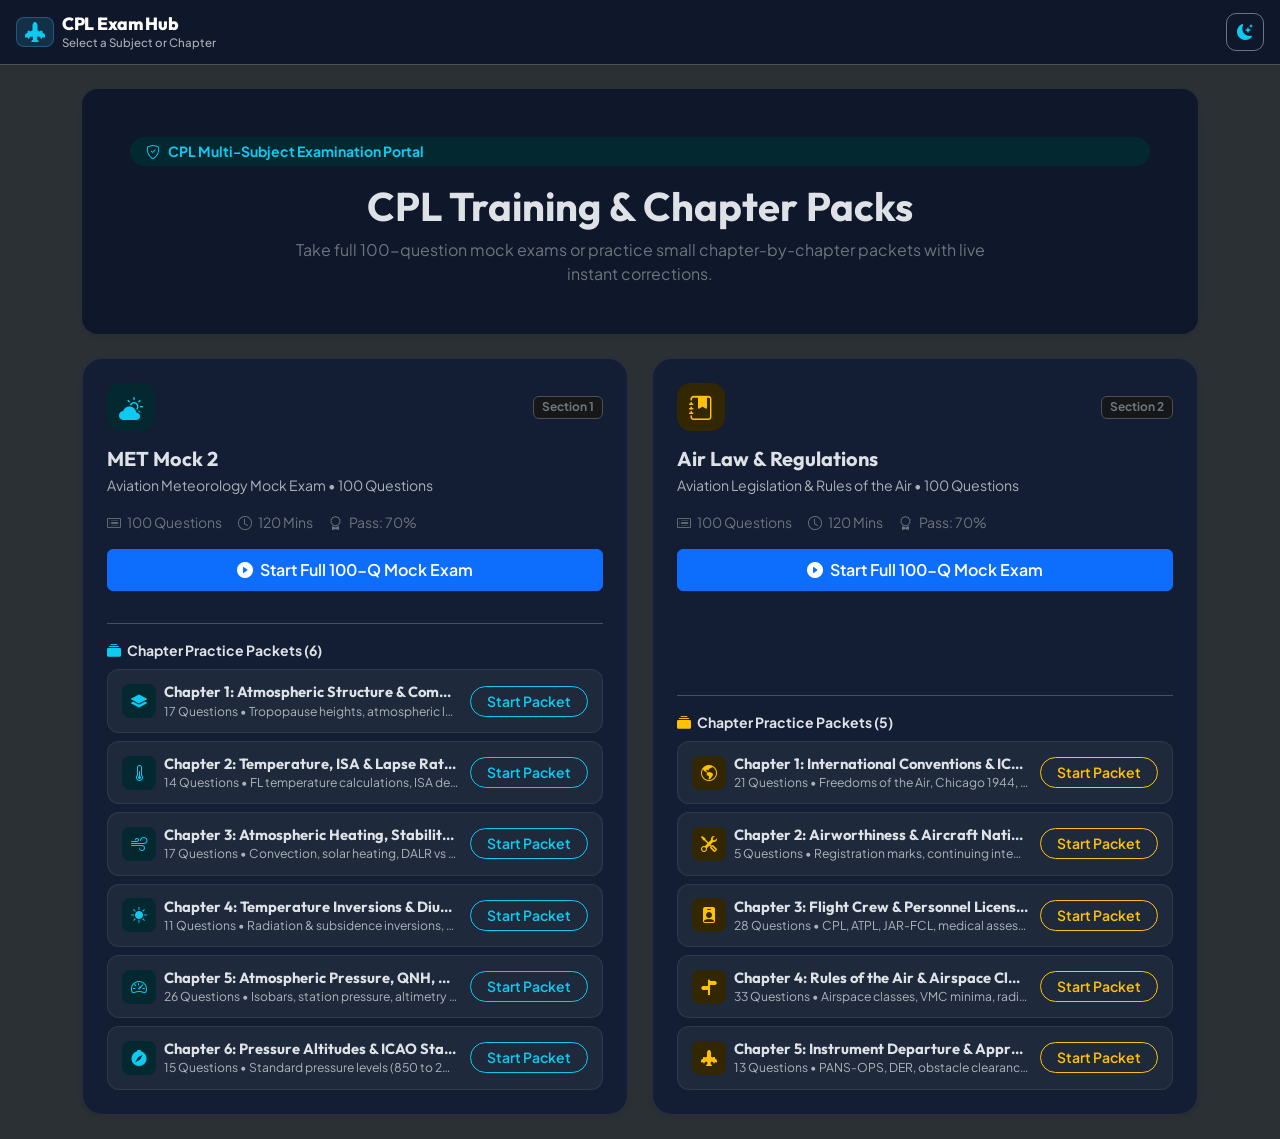
<file: index.html>
<!DOCTYPE html>
<html lang="en" data-bs-theme="dark">
<head>
  <meta charset="UTF-8" />
  <meta name="viewport" content="width=device-width, initial-scale=1.0, maximum-scale=1.0, user-scalable=no" />
  <title>CPL Exam Prep Portal — Multi-Subject Mock Tests</title>
  <meta name="description" content="Aviation CPL multi-subject mock examination portal with chapter packets, live correction, and in-depth explanations." />
  
  <!-- Fonts -->
  <link rel="preconnect" href="https://fonts.googleapis.com" />
  <link rel="preconnect" href="https://fonts.gstatic.com" crossorigin />
  <link href="https://fonts.googleapis.com/css2?family=Outfit:wght@500;600;700;800&family=Plus+Jakarta+Sans:wght@400;500;600;700&family=JetBrains+Mono:wght@500;700&display=swap" rel="stylesheet" />
  
  <!-- Bootstrap 5.3 & Bootstrap Icons -->
  <link href="https://cdn.jsdelivr.net/npm/bootstrap@5.3.3/dist/css/bootstrap.min.css" rel="stylesheet" />
  <link rel="stylesheet" href="https://cdn.jsdelivr.net/npm/bootstrap-icons@1.11.3/font/bootstrap-icons.min.css" />
  
  <!-- Custom Styles -->
  <link rel="stylesheet" href="style.css" />
</head>
<body class="bg-body-tertiary">

  <!-- TOP NAVBAR -->
  <nav class="navbar navbar-expand bg-surface border-bottom sticky-top py-2 px-3 shadow-sm">
    <div class="container-fluid px-0 justify-content-between">
      
      <!-- Brand & Hub Navigation -->
      <div class="d-flex align-items-center gap-2">
        <button class="btn btn-outline-secondary btn-sm rounded-pill d-none" id="navBackToHubBtn" title="Back to Subject Hub">
          <i class="bi bi-arrow-left"></i> <span class="d-none d-sm-inline">Hub</span>
        </button>

        <a class="navbar-brand d-flex align-items-center gap-2 m-0 text-decoration-none" href="#" id="navBrandLink">
          <span class="brand-badge"><i class="bi bi-airplane-engines-fill text-info"></i></span>
          <div>
            <div class="brand-title" id="navHeaderTitle">CPL Exam Hub</div>
            <div class="brand-subtitle d-none d-sm-block" id="navHeaderSubtitle">Select a Subject or Chapter</div>
          </div>
        </a>
      </div>

      <!-- Center / Right: Live Score, Timer & Tools -->
      <div class="d-flex align-items-center gap-2">
        
        <!-- Live Score Pill (Quiz active only) -->
        <div class="live-score-pill d-none align-items-center gap-2 px-2 py-1 rounded-pill" id="liveScoreBadge" title="Live Correct / Incorrect Score">
          <span class="text-success fw-bold small"><i class="bi bi-check-circle-fill"></i> <span id="liveCorrectCount">0</span></span>
          <span class="text-secondary opacity-50">|</span>
          <span class="text-danger fw-bold small"><i class="bi bi-x-circle-fill"></i> <span id="liveWrongCount">0</span></span>
        </div>

        <!-- Timer Badge (Quiz active only) -->
        <div class="timer-pill d-none align-items-center gap-1 px-3 py-1 rounded-pill" id="timerBadge">
          <i class="bi bi-stopwatch text-info"></i>
          <span class="font-mono fw-bold" id="timerDisplay">02:00:00</span>
        </div>

        <!-- Theme Toggle -->
        <button class="btn btn-outline-secondary btn-icon" id="themeToggleBtn" type="button" title="Toggle theme">
          <i class="bi bi-moon-stars-fill" id="themeIcon"></i>
        </button>

        <!-- Settings Toggle (Quiz active only) -->
        <button class="btn btn-outline-secondary btn-icon d-none" id="settingsToggleBtn" type="button" title="Exam Settings">
          <i class="bi bi-gear-fill"></i>
        </button>

        <!-- Question Grid Offcanvas Toggle (Mobile only) -->
        <button class="btn btn-outline-info d-none d-flex align-items-center gap-1 px-2 py-1" id="mobileGridBtn" type="button" data-bs-toggle="offcanvas" data-bs-target="#paletteOffcanvas">
          <i class="bi bi-grid-3x3-gap-fill"></i>
          <span class="small fw-semibold"><span id="mobileAnsweredCount">0</span>/<span id="mobileTotalCount">100</span></span>
        </button>

        <!-- Desktop Submit Button (Quiz active only) -->
        <button class="btn btn-primary d-none align-items-center gap-1 fw-semibold" id="topSubmitBtn" type="button">
          <i class="bi bi-check2-circle"></i>
          <span>Finish Test</span>
        </button>

      </div>
    </div>
  </nav>

  <!-- PROGRESS BAR (Quiz active only) -->
  <div class="progress rounded-0 d-none" id="navProgressBarWrap" style="height: 4px;">
    <div class="progress-bar bg-info progress-bar-striped progress-bar-animated" id="progressBar" role="progressbar" style="width: 0%;"></div>
  </div>

  <!-- MAIN CONTAINER -->
  <div class="container-xl py-3 py-md-4">
    
    <!-- ══════════════════════════════════════════════════════════
         VIEW 1: SUBJECT HUB / HOME (Scalable Sections & Chapters)
         ══════════════════════════════════════════════════════════ -->
    <div class="hub-layout" id="hubView">
      
      <!-- Hub Hero Header -->
      <div class="card border-0 shadow-sm rounded-4 p-4 p-md-5 mb-4 text-center bg-surface">
        <div class="d-inline-flex align-items-center gap-2 px-3 py-1 rounded-pill bg-info-subtle text-info fw-bold small mb-3">
          <i class="bi bi-shield-check"></i> CPL Multi-Subject Examination Portal
        </div>
        <h1 class="display-6 fw-bold font-display mb-2">CPL Training & Chapter Packs</h1>
        <p class="text-secondary max-w-700 mx-auto mb-0">
          Take full 100-question mock exams or practice small chapter-by-chapter packets with live instant corrections.
        </p>
      </div>

      <!-- Scalable Subject Sections Grid -->
      <div class="row g-4" id="subjectCardsGrid">
        <!-- Rendered dynamically from EXAM_REGISTRY in questions.js -->
      </div>

    </div>

    <!-- ══════════════════════════════════════════════════════════
         VIEW 2: ACTIVE QUIZ / CHAPTER PACKET
         ══════════════════════════════════════════════════════════ -->
    <div class="row g-4 d-none" id="quizView">
      
      <!-- MAIN QUESTION COLUMN -->
      <div class="col-12 col-lg-8 col-xl-8">
        <div class="card border-0 shadow-sm rounded-4 question-card p-3 p-md-4">
          
          <!-- Card Header Info -->
          <div class="d-flex align-items-center justify-content-between flex-wrap gap-2 pb-3 mb-2 border-bottom">
            <div class="d-flex align-items-baseline gap-2">
              <span class="fs-4 fw-bold text-info" id="currentQNum">Question 1</span>
              <span class="text-secondary small fw-medium" id="totalQuestionsLabel">of 100</span>
            </div>

            <div class="d-flex align-items-center gap-2">
              <span class="badge rounded-pill bg-secondary-subtle text-secondary border px-2 py-1 small" id="qStatusPill">Unanswered</span>
              <button class="btn btn-sm btn-outline-warning rounded-pill px-3 py-1 d-flex align-items-center gap-1" id="markBtn" type="button">
                <i class="bi bi-star-fill text-warning"></i>
                <span id="markBtnText">Mark for Review</span>
              </button>
            </div>
          </div>

          <!-- Chapter Tag Pill -->
          <div class="mb-3 d-none" id="questionChapterPillWrap">
            <span class="q-chapter-pill" id="questionChapterPill">
              <i class="bi bi-bookmark-fill text-info"></i>
              <span id="questionChapterText">Chapter Topic</span>
            </span>
          </div>

          <!-- Question Text -->
          <div class="question-text-wrap mb-3">
            <h2 class="h5 fw-semibold lh-base mb-0" id="questionText">Loading question...</h2>
          </div>

          <!-- Options Container -->
          <div class="d-flex flex-column gap-2 mb-3" id="optionsContainer">
            <!-- Options populated dynamically -->
          </div>

          <!-- Navigation & Action Buttons (Directly below the options) -->
          <div class="pt-3 pb-2 border-top">
            <div class="row g-2">
              
              <div class="col-6 col-sm-3 order-1">
                <button class="btn btn-outline-secondary w-100 py-2 fw-semibold d-flex align-items-center justify-content-center gap-1" id="prevBtn" type="button" disabled>
                  <i class="bi bi-arrow-left"></i> Prev
                </button>
              </div>

              <div class="col-6 col-sm-3 order-2 order-sm-3">
                <button class="btn btn-primary w-100 py-2 fw-semibold d-flex align-items-center justify-content-center gap-1" id="nextBtn" type="button">
                  Next <i class="bi bi-arrow-right"></i>
                </button>
              </div>

              <div class="col-6 col-sm-3 order-3 order-sm-2">
                <button class="btn btn-light border w-100 py-2 small fw-medium text-secondary" id="clearBtn" type="button">
                  Clear Choice
                </button>
              </div>

              <div class="col-6 col-sm-3 order-4">
                <button class="btn btn-success w-100 py-2 fw-semibold d-flex align-items-center justify-content-center gap-1" id="finishBtn" type="button">
                  <i class="bi bi-flag-fill"></i> Finish Test
                </button>
              </div>

            </div>
          </div>

          <!-- Instant Live Correction & Detailed Explanation (At the bottom, below the buttons) -->
          <div class="d-none mt-3" id="instantExplanationBox">
            <!-- Populated dynamically upon answering -->
          </div>

        </div>
      </div>

      <!-- DESKTOP SIDEBAR QUESTION PALETTE -->
      <div class="col-12 col-lg-4 col-xl-4 d-none d-lg-block">
        <div class="card border-0 shadow-sm rounded-4 p-3 sticky-top" style="top: 84px;">
          
          <div class="d-flex align-items-center justify-content-between mb-3">
            <h3 class="h6 fw-bold mb-0">Question Grid</h3>
            <span class="badge bg-info-subtle text-info" id="sidebarTotalBadge">100 Questions</span>
          </div>

          <!-- Quick Stats (Correct, Incorrect, Pending) -->
          <div class="row g-2 mb-3 text-center">
            <div class="col-4">
              <div class="p-2 rounded-3 bg-success-subtle border border-success-subtle">
                <div class="fs-6 fw-bold text-success" id="statCorrectCount">0</div>
                <div class="text-secondary" style="font-size: 11px;">Correct (✓)</div>
              </div>
            </div>
            <div class="col-4">
              <div class="p-2 rounded-3 bg-danger-subtle border border-danger-subtle">
                <div class="fs-6 fw-bold text-danger" id="statWrongCount">0</div>
                <div class="text-secondary" style="font-size: 11px;">Wrong (✗)</div>
              </div>
            </div>
            <div class="col-4">
              <div class="p-2 rounded-3 bg-secondary-subtle border">
                <div class="fs-6 fw-bold text-secondary" id="statUnansweredCount">100</div>
                <div class="text-secondary" style="font-size: 11px;">Pending</div>
              </div>
            </div>
          </div>

          <!-- Filter Pills -->
          <div class="btn-group btn-group-sm w-100 mb-3" role="group">
            <button type="button" class="btn btn-outline-secondary p-filter-btn active" data-filter="all">All</button>
            <button type="button" class="btn btn-outline-success p-filter-btn" data-filter="correct">Correct</button>
            <button type="button" class="btn btn-outline-danger p-filter-btn" data-filter="wrong">Wrong</button>
            <button type="button" class="btn btn-outline-warning p-filter-btn" data-filter="marked">Marked</button>
            <button type="button" class="btn btn-outline-secondary p-filter-btn" data-filter="unanswered">Pending</button>
          </div>

          <!-- Question Button Grid -->
          <div class="palette-grid-scroll mb-3">
            <div class="d-grid grid-cols-5 gap-2" id="questionsGridDesktop">
              <!-- Rendered by JS -->
            </div>
          </div>

          <!-- Finish Button in Sidebar -->
          <button class="btn btn-primary w-100 fw-semibold py-2" id="paletteSubmitBtn" type="button">
            Finish & View Score
          </button>

        </div>
      </div>

    </div>

    <!-- ══════════════════════════════════════════════════════════
         VIEW 3: RESULTS & SOLUTIONS SCREEN
         ══════════════════════════════════════════════════════════ -->
    <div class="d-none" id="resultsView">
      
      <!-- HERO SCORE CARD -->
      <div class="card border-0 shadow-sm rounded-4 p-4 p-md-5 text-center mb-4 bg-surface">
        
        <div class="mb-2">
          <span class="badge rounded-pill px-3 py-2 fs-6 fw-bold" id="resultsVerdictBadge">PASSED 🎉</span>
        </div>

        <h1 class="h3 fw-bold mb-1" id="resultsExamTitle">MET Mock 2 Completed</h1>
        <p class="text-secondary small mb-4" id="resultsExamSubtitle">Examination Summary</p>

        <!-- Big Score Display -->
        <div class="score-display-box my-2">
          <div class="display-3 fw-bolder text-info font-display" id="scorePercent">0%</div>
          <div class="h5 fw-semibold text-secondary" id="scoreFraction">0 / 100 Correct</div>
        </div>

        <!-- Metrics Row -->
        <div class="row g-3 justify-content-center my-3 max-w-700 mx-auto w-100">
          <div class="col-6 col-sm-3">
            <div class="p-3 rounded-4 bg-success-subtle border border-success-subtle">
              <div class="h4 fw-bold text-success mb-0" id="resCorrectCount">0</div>
              <div class="small text-secondary fw-semibold">Correct (🟢)</div>
            </div>
          </div>
          <div class="col-6 col-sm-3">
            <div class="p-3 rounded-4 bg-danger-subtle border border-danger-subtle">
              <div class="h4 fw-bold text-danger mb-0" id="resIncorrectCount">0</div>
              <div class="small text-secondary fw-semibold">Incorrect (🔴)</div>
            </div>
          </div>
          <div class="col-6 col-sm-3">
            <div class="p-3 rounded-4 bg-secondary-subtle border">
              <div class="h4 fw-bold text-secondary mb-0" id="resSkippedCount">0</div>
              <div class="small text-secondary fw-semibold">Skipped (⚪)</div>
            </div>
          </div>
          <div class="col-6 col-sm-3">
            <div class="p-3 rounded-4 bg-info-subtle border border-info-subtle">
              <div class="h4 fw-bold text-info mb-0" id="resTimeSpent">0m 0s</div>
              <div class="small text-secondary fw-semibold">Time Spent (⏱️)</div>
            </div>
          </div>
        </div>

        <!-- Action Buttons -->
        <div class="d-flex flex-wrap gap-2 justify-content-center mt-3">
          <button class="btn btn-outline-secondary px-3 py-2 fw-semibold" id="returnToHubFromResultsBtn" type="button">
            <i class="bi bi-house-door-fill"></i> Subject Hub
          </button>
          <button class="btn btn-primary px-4 py-2 fw-semibold" id="retakeAllBtn" type="button">
            <i class="bi bi-arrow-repeat"></i> Retake This Test
          </button>
          <button class="btn btn-outline-danger px-4 py-2 fw-semibold" id="retakeMistakesBtn" type="button">
            <i class="bi bi-bullseye"></i> Practice Mistakes Only
          </button>
          <button class="btn btn-outline-secondary px-3 py-2 fw-semibold" id="jumpToReviewBtn" type="button">
            <i class="bi bi-card-checklist"></i> View Solutions
          </button>
        </div>

      </div>

      <!-- DETAILED REVIEW SECTION -->
      <div class="card border-0 shadow-sm rounded-4 p-3 p-md-4 bg-surface" id="reviewSection">
        
        <div class="d-flex align-items-center justify-content-between flex-wrap gap-2 pb-3 mb-3 border-bottom">
          <h2 class="h5 fw-bold mb-0">Solutions & Explanations</h2>

          <div class="btn-group btn-group-sm" role="group">
            <button type="button" class="btn btn-outline-secondary rev-filter-btn active" data-rev-filter="all">All (<span id="revTotalCount">100</span>)</button>
            <button type="button" class="btn btn-outline-danger rev-filter-btn" data-rev-filter="incorrect">Wrong (<span id="revWrongCount">0</span>)</button>
            <button type="button" class="btn btn-outline-success rev-filter-btn" data-rev-filter="correct">Correct (<span id="revRightCount">0</span>)</button>
            <button type="button" class="btn btn-outline-warning rev-filter-btn" data-rev-filter="marked">Marked (<span id="revMarkedCount">0</span>)</button>
          </div>
        </div>

        <!-- Review list cards -->
        <div class="d-flex flex-column gap-3" id="reviewList">
          <!-- Populated by JS -->
        </div>

      </div>

    </div>

  </div>

  <!-- MOBILE OFFCANVAS QUESTION PALETTE -->
  <div class="offcanvas offcanvas-end bg-surface" tabindex="-1" id="paletteOffcanvas" aria-labelledby="paletteOffcanvasLabel">
    <div class="offcanvas-header border-bottom">
      <h5 class="offcanvas-title fw-bold" id="paletteOffcanvasLabel">Question Grid</h5>
      <button type="button" class="btn-close" data-bs-dismiss="offcanvas" aria-label="Close"></button>
    </div>
    
    <div class="offcanvas-body d-flex flex-column">
      
      <!-- Quick Stats -->
      <div class="row g-2 mb-3 text-center">
        <div class="col-4">
          <div class="p-2 rounded-3 bg-success-subtle border border-success-subtle">
            <div class="fs-6 fw-bold text-success" id="statCorrectCountMobile">0</div>
            <div class="text-secondary" style="font-size: 11px;">Correct</div>
          </div>
        </div>
        <div class="col-4">
          <div class="p-2 rounded-3 bg-danger-subtle border border-danger-subtle">
            <div class="fs-6 fw-bold text-danger" id="statWrongCountMobile">0</div>
            <div class="text-secondary" style="font-size: 11px;">Wrong</div>
          </div>
        </div>
        <div class="col-4">
          <div class="p-2 rounded-3 bg-secondary-subtle border">
            <div class="fs-6 fw-bold text-secondary" id="statUnansweredCountMobile">100</div>
            <div class="text-secondary" style="font-size: 11px;">Pending</div>
          </div>
        </div>
      </div>

      <!-- Filter Buttons -->
      <div class="btn-group btn-group-sm w-100 mb-3" role="group">
        <button type="button" class="btn btn-outline-secondary p-filter-btn active" data-filter="all">All</button>
        <button type="button" class="btn btn-outline-success p-filter-btn" data-filter="correct">Correct</button>
        <button type="button" class="btn btn-outline-danger p-filter-btn" data-filter="wrong">Wrong</button>
        <button type="button" class="btn btn-outline-warning p-filter-btn" data-filter="marked">Marked</button>
        <button type="button" class="btn btn-outline-secondary p-filter-btn" data-filter="unanswered">Pending</button>
      </div>

      <!-- Grid Buttons -->
      <div class="flex-grow-1 overflow-y-auto mb-3">
        <div class="d-grid grid-cols-5 gap-2" id="questionsGridMobile">
          <!-- Rendered by JS -->
        </div>
      </div>

      <button class="btn btn-primary w-100 fw-semibold py-2" id="mobilePaletteSubmitBtn" type="button" data-bs-dismiss="offcanvas">
        Finish & Calculate Score
      </button>

    </div>
  </div>

  <!-- CONFIRM SUBMISSION MODAL -->
  <div class="modal fade" id="submitModal" tabindex="-1" aria-labelledby="submitModalLabel" aria-hidden="true">
    <div class="modal-dialog modal-dialog-centered">
      <div class="modal-content rounded-4 border-0 shadow">
        <div class="modal-header border-0 pb-0">
          <h5 class="modal-title fw-bold" id="submitModalLabel">Finish Test?</h5>
          <button type="button" class="btn-close" data-bs-dismiss="modal" aria-label="Close"></button>
        </div>
        <div class="modal-body py-3">
          <p class="text-secondary small mb-3">Review your test standing before concluding:</p>

          <div class="row g-2 text-center mb-3">
            <div class="col-4">
              <div class="p-2 rounded-3 bg-success-subtle border border-success-subtle">
                <div class="h5 fw-bold text-success mb-0" id="modalCorrectCount">0</div>
                <div class="text-secondary" style="font-size: 11px;">Correct</div>
              </div>
            </div>
            <div class="col-4">
              <div class="p-2 rounded-3 bg-danger-subtle border border-danger-subtle">
                <div class="h5 fw-bold text-danger mb-0" id="modalWrongCount">0</div>
                <div class="text-secondary" style="font-size: 11px;">Incorrect</div>
              </div>
            </div>
            <div class="col-4">
              <div class="p-2 rounded-3 bg-secondary-subtle border">
                <div class="h5 fw-bold text-secondary mb-0" id="modalUnansweredCount">0</div>
                <div class="text-secondary" style="font-size: 11px;">Unanswered</div>
              </div>
            </div>
          </div>

          <div class="alert alert-warning py-2 px-3 small d-none" id="unansweredWarning" role="alert">
            <i class="bi bi-exclamation-triangle-fill me-1"></i> You still have <strong id="modalUnansweredWarnCount">0</strong> unanswered question(s)!
          </div>
        </div>
        <div class="modal-footer border-0 pt-0">
          <button type="button" class="btn btn-secondary" data-bs-dismiss="modal">Keep Answering</button>
          <button type="button" class="btn btn-primary fw-semibold" id="modalConfirmBtn">Yes, Finish & View Score</button>
        </div>
      </div>
    </div>
  </div>

  <!-- SETTINGS MODAL -->
  <div class="modal fade" id="settingsModal" tabindex="-1" aria-labelledby="settingsModalLabel" aria-hidden="true">
    <div class="modal-dialog modal-dialog-centered">
      <div class="modal-content rounded-4 border-0 shadow">
        <div class="modal-header border-bottom">
          <h5 class="modal-title fw-bold" id="settingsModalLabel"><i class="bi bi-gear-fill me-2"></i>Exam Settings</h5>
          <button type="button" class="btn-close" data-bs-dismiss="modal" aria-label="Close"></button>
        </div>
        <div class="modal-body py-3">
          
          <div class="d-flex flex-column gap-3">
            
            <div class="d-flex align-items-center justify-content-between p-2 rounded-3 border">
              <div>
                <div class="fw-semibold small">Live Instant Correction</div>
                <div class="text-secondary" style="font-size: 11px;">Instantly show right/wrong & explanation after clicking</div>
              </div>
              <div class="form-check form-switch m-0">
                <input class="form-check-input" type="checkbox" id="settingLiveCorrection" role="switch" checked />
              </div>
            </div>

            <div class="d-flex align-items-center justify-content-between p-2 rounded-3 border">
              <div>
                <div class="fw-semibold small">Shuffle Options (A, B, C, D)</div>
                <div class="text-secondary" style="font-size: 11px;">Randomize choices to test true recall</div>
              </div>
              <div class="form-check form-switch m-0">
                <input class="form-check-input" type="checkbox" id="settingShuffleOptions" role="switch" checked />
              </div>
            </div>

            <div class="d-flex align-items-center justify-content-between p-2 rounded-3 border">
              <div>
                <div class="fw-semibold small">Countdown Timer (2 Hours)</div>
                <div class="text-secondary" style="font-size: 11px;">Enforce 120-minute CPL exam timing</div>
              </div>
              <div class="form-check form-switch m-0">
                <input class="form-check-input" type="checkbox" id="settingCountdownTimer" role="switch" checked />
              </div>
            </div>

          </div>

        </div>
        <div class="modal-footer border-0 justify-content-between">
          <button type="button" class="btn btn-outline-danger btn-sm" id="resetExamBtn">Reset Progress</button>
          <button type="button" class="btn btn-primary btn-sm px-3" data-bs-dismiss="modal">Done</button>
        </div>
      </div>
    </div>
  </div>

  <!-- Bootstrap 5 JS Bundle -->
  <script src="https://cdn.jsdelivr.net/npm/bootstrap@5.3.3/dist/js/bootstrap.bundle.min.js"></script>
  
  <!-- App Data & Scripts -->
  <script src="questions.js"></script>
  <script src="app.js"></script>
</body>
</html>
</file>
<file: style.css>
/* ══════════════════════════════════════════════════════════
   CPL EXAM PREP PORTAL — MULTI-SUBJECT STYLESHEET
   Bootstrap 5.3 + Live Correction & Aero Design
   ══════════════════════════════════════════════════════════ */

:root {
  --bs-font-sans-serif: 'Plus Jakarta Sans', system-ui, -apple-system, sans-serif;
  --font-display: 'Outfit', sans-serif;
  --font-mono: 'JetBrains Mono', monospace;
}

[data-bs-theme="dark"] {
  --bg-surface: #0f172a;
  --bg-card-item: #1e293b;
  --bg-card-hover: #334155;
  --border-item: rgba(255, 255, 255, 0.08);
  --border-active: #38bdf8;
  --text-active: #38bdf8;
  --hub-card-bg: #131d33;
}

[data-bs-theme="light"] {
  --bg-surface: #ffffff;
  --bg-card-item: #f8fafc;
  --bg-card-hover: #f1f5f9;
  --border-item: #e2e8f0;
  --border-active: #0284c7;
  --text-active: #0284c7;
  --hub-card-bg: #ffffff;
}

body {
  font-family: var(--bs-font-sans-serif);
  min-height: 100vh;
  -webkit-font-smoothing: antialiased;
}

.font-display {
  font-family: var(--font-display);
}

.font-mono {
  font-family: var(--font-mono);
}

.bg-surface {
  background-color: var(--bg-surface) !important;
}

.max-w-700 {
  max-width: 700px;
}

/* ═══════════ NAVBAR ═══════════ */
.brand-badge {
  font-size: 1.25rem;
  background: rgba(56, 189, 248, 0.15);
  border: 1px solid rgba(56, 189, 248, 0.3);
  padding: 4px 8px;
  border-radius: 8px;
  line-height: 1;
}

.brand-title {
  font-family: var(--font-display);
  font-weight: 800;
  font-size: 1.1rem;
  letter-spacing: -0.3px;
  line-height: 1.2;
}

.brand-subtitle {
  font-size: 0.72rem;
  color: var(--bs-secondary-color);
  font-weight: 500;
}

.btn-icon {
  width: 38px;
  height: 38px;
  padding: 0;
  display: inline-flex;
  align-items: center;
  justify-content: center;
  border-radius: 10px;
}

.timer-pill {
  background: var(--bg-card-item);
  border: 1px solid var(--border-item);
  font-size: 0.88rem;
  white-space: nowrap;
}

.live-score-pill {
  background: var(--bg-card-item);
  border: 1px solid var(--border-item);
  font-size: 0.82rem;
  white-space: nowrap;
}

.timer-pill.timer-warning {
  border-color: var(--bs-danger);
  color: var(--bs-danger);
  animation: pulse-danger 1s infinite alternate;
}

@keyframes pulse-danger {
  0% { box-shadow: 0 0 2px var(--bs-danger); }
  100% { box-shadow: 0 0 10px var(--bs-danger); }
}

/* ═══════════ SUBJECT HUB CARDS ═══════════ */
.subject-card {
  background: var(--hub-card-bg);
  border: 1.5px solid var(--border-item);
  border-radius: 20px;
  padding: 24px;
  transition: all 0.25s cubic-bezier(0.4, 0, 0.2, 1);
  display: flex;
  flex-direction: column;
  justify-content: space-between;
  height: 100%;
}

.subject-card:hover {
  transform: translateY(-3px);
  border-color: var(--border-active);
  box-shadow: 0 12px 28px rgba(0, 0, 0, 0.25);
}

.subject-icon-box {
  width: 48px;
  height: 48px;
  border-radius: 14px;
  display: flex;
  align-items: center;
  justify-content: center;
  font-size: 1.5rem;
}

.subject-title {
  font-family: var(--font-display);
  font-weight: 700;
  font-size: 1.25rem;
}

.subject-desc {
  font-size: 0.88rem;
  color: var(--bs-secondary-color);
  line-height: 1.5;
}

/* ═══════════ QUESTION CARD & OPTIONS ═══════════ */
.question-card {
  background-color: var(--bg-surface);
}

.question-text-wrap h2 {
  font-size: 1.12rem;
}

/* Option Cards */
.option-card-btn {
  display: flex;
  align-items: flex-start;
  gap: 12px;
  padding: 14px 16px;
  background: var(--bg-card-item);
  border: 1.5px solid var(--border-item);
  border-radius: 12px;
  text-align: left;
  transition: all 0.15s ease-in-out;
  cursor: pointer;
  width: 100%;
  user-select: none;
}

.option-card-btn:hover:not(:disabled) {
  background: var(--bg-card-hover);
  border-color: var(--border-active);
  transform: translateY(-1px);
}

.option-card-btn.selected {
  background: rgba(56, 189, 248, 0.12);
  border-color: var(--border-active);
  box-shadow: 0 0 0 1px var(--border-active);
}

/* Live Correction Options */
.option-card-btn.correct-choice {
  background: rgba(16, 185, 129, 0.15) !important;
  border-color: var(--bs-success) !important;
  box-shadow: 0 0 0 1px var(--bs-success);
}

.option-card-btn.correct-choice .option-letter-badge {
  background: var(--bs-success) !important;
  color: #ffffff !important;
  border-color: var(--bs-success) !important;
}

.option-card-btn.wrong-choice {
  background: rgba(244, 63, 94, 0.15) !important;
  border-color: var(--bs-danger) !important;
  box-shadow: 0 0 0 1px var(--bs-danger);
}

.option-card-btn.wrong-choice .option-letter-badge {
  background: var(--bs-danger) !important;
  color: #ffffff !important;
  border-color: var(--bs-danger) !important;
}

.option-letter-badge {
  width: 28px;
  height: 28px;
  min-width: 28px;
  border-radius: 6px;
  background: var(--bg-surface);
  border: 1px solid var(--border-item);
  font-family: var(--font-display);
  font-weight: 700;
  font-size: 0.85rem;
  display: flex;
  align-items: center;
  justify-content: center;
  color: var(--bs-secondary-color);
  transition: all 0.15s ease;
}

.option-card-btn.selected .option-letter-badge {
  background: var(--text-active);
  color: #ffffff;
  border-color: var(--text-active);
}

.option-card-btn .option-text {
  font-size: 0.95rem;
  font-weight: 500;
  color: var(--bs-body-color);
  padding-top: 2px;
}

/* ═══════════ QUESTION GRID ═══════════ */
.grid-cols-5 {
  display: grid;
  grid-template-columns: repeat(5, 1fr);
}

.palette-grid-scroll {
  max-height: 380px;
  overflow-y: auto;
  padding-right: 4px;
}

.q-grid-item-btn {
  aspect-ratio: 1;
  border-radius: 8px;
  background: var(--bg-card-item);
  border: 1px solid var(--border-item);
  font-family: var(--font-mono);
  font-size: 0.82rem;
  font-weight: 700;
  color: var(--bs-secondary-color);
  display: flex;
  align-items: center;
  justify-content: center;
  position: relative;
  transition: all 0.15s ease;
  padding: 0;
}

.q-grid-item-btn:hover {
  background: var(--bg-card-hover);
  border-color: var(--border-active);
}

.q-grid-item-btn.current {
  outline: 2px solid var(--border-active);
  outline-offset: 1px;
}

/* Live Colored Grid Buttons */
.q-grid-item-btn.grid-correct {
  background: var(--bs-success) !important;
  border-color: var(--bs-success) !important;
  color: #ffffff !important;
}

.q-grid-item-btn.grid-wrong {
  background: var(--bs-danger) !important;
  border-color: var(--bs-danger) !important;
  color: #ffffff !important;
}

.q-grid-item-btn.grid-answered {
  background: var(--bs-info) !important;
  border-color: var(--bs-info) !important;
  color: #ffffff !important;
}

.q-grid-item-btn.marked::after {
  content: '★';
  position: absolute;
  top: 2px;
  right: 2px;
  font-size: 8px;
  color: var(--bs-warning);
}

.q-grid-item-btn.marked.grid-correct::after,
.q-grid-item-btn.marked.grid-wrong::after {
  color: #ffffff;
}

/* ═══════════ DETAILED EXPLANATION CARDS ═══════════ */
.explanation-card-detailed {
  background: var(--bg-surface);
  border: 1.5px solid var(--border-active);
  border-radius: 14px;
  padding: 18px 20px;
  box-shadow: 0 4px 16px rgba(0, 0, 0, 0.2);
}

.exp-section-title {
  font-family: var(--font-display);
  font-weight: 700;
  font-size: 0.95rem;
  margin-bottom: 6px;
  display: flex;
  align-items: center;
  gap: 6px;
}

.exp-correct-callout {
  background: rgba(16, 185, 129, 0.12);
  border: 1px solid rgba(16, 185, 129, 0.3);
  border-left: 4px solid var(--bs-success);
  padding: 10px 14px;
  border-radius: 8px;
  margin-bottom: 12px;
}

.exp-why-right {
  font-size: 0.92rem;
  line-height: 1.6;
  color: var(--bs-body-color);
  margin-bottom: 12px;
}

.exp-why-wrong-list {
  list-style: none;
  padding-left: 0;
  margin-bottom: 12px;
  display: flex;
  flex-direction: column;
  gap: 6px;
}

.exp-why-wrong-item {
  font-size: 0.88rem;
  color: var(--bs-secondary-color);
  background: var(--bg-card-item);
  padding: 8px 12px;
  border-radius: 8px;
  border: 1px solid var(--border-item);
  line-height: 1.5;
}

.exp-takeaway-box {
  background: rgba(56, 189, 248, 0.1);
  border: 1px solid rgba(56, 189, 248, 0.25);
  padding: 10px 14px;
  border-radius: 8px;
  font-size: 0.88rem;
  color: var(--text-active);
  font-weight: 600;
}

/* ═══════════ RESULTS & REVIEW ═══════════ */
.rev-item-card {
  background: var(--bg-card-item);
  border: 1px solid var(--border-item);
  border-radius: 14px;
  padding: 16px 20px;
}

.rev-item-card.is-correct {
  border-left: 4px solid var(--bs-success);
}

.rev-item-card.is-incorrect {
  border-left: 4px solid var(--bs-danger);
}

.rev-item-card.is-skipped {
  border-left: 4px solid var(--bs-secondary);
}

.rev-opt-row {
  display: flex;
  align-items: center;
  gap: 10px;
  padding: 8px 12px;
  border-radius: 8px;
  font-size: 0.9rem;
  background: var(--bg-surface);
  border: 1px solid var(--border-item);
}

.rev-opt-row.correct-ans {
  background: var(--bs-success-bg-subtle);
  border-color: var(--bs-success-border-subtle);
  color: var(--bs-success-text-emphasis);
  font-weight: 600;
}

.rev-opt-row.user-wrong {
  background: var(--bs-danger-bg-subtle);
  border-color: var(--bs-danger-border-subtle);
  color: var(--bs-danger-text-emphasis);
  font-weight: 600;
}

/* ═══════════ MOBILE REFINEMENTS ═══════════ */
@media (max-width: 576px) {
  .brand-title {
    font-size: 0.98rem;
  }

  .brand-badge {
    padding: 3px 6px;
    font-size: 1rem;
  }

  .timer-pill, .live-score-pill {
    padding: 3px 8px !important;
    font-size: 0.78rem;
  }

  .btn-icon {
    width: 32px;
    height: 32px;
    font-size: 0.85rem;
  }

  .question-card {
    padding: 16px !important;
  }

  .question-text-wrap h2 {
    font-size: 1rem;
  }

  .option-card-btn {
    padding: 12px 14px;
    gap: 10px;
  }

  .option-card-btn .option-text {
    font-size: 0.88rem;
  }

  .option-letter-badge {
    width: 24px;
    height: 24px;
    min-width: 24px;
    font-size: 0.75rem;
  }
}

/* ═══════════ CHAPTER PACKETS ═══════════ */
.chapter-packet-item {
  background: var(--bg-card-item);
  border: 1px solid var(--border-item);
  border-radius: 12px;
  padding: 12px 14px;
  transition: all 0.2s ease;
  display: flex;
  align-items: center;
  justify-content: space-between;
  gap: 12px;
}

.chapter-packet-item:hover {
  background: var(--bg-card-hover);
  border-color: var(--border-active);
  transform: translateX(2px);
}

.chapter-badge-icon {
  width: 34px;
  height: 34px;
  min-width: 34px;
  border-radius: 8px;
  display: flex;
  align-items: center;
  justify-content: center;
  font-size: 1rem;
}

.chapter-title-text {
  font-family: var(--font-display);
  font-weight: 700;
  font-size: 0.92rem;
  color: var(--bs-body-color);
  line-height: 1.3;
}

.chapter-sub-text {
  font-size: 0.76rem;
  color: var(--bs-secondary-color);
}

.q-chapter-pill {
  font-size: 0.74rem;
  font-weight: 600;
  padding: 3px 8px;
  border-radius: 6px;
  background: rgba(56, 189, 248, 0.1);
  color: var(--text-active);
  border: 1px solid rgba(56, 189, 248, 0.25);
  display: inline-flex;
  align-items: center;
  gap: 4px;
}
</file>
